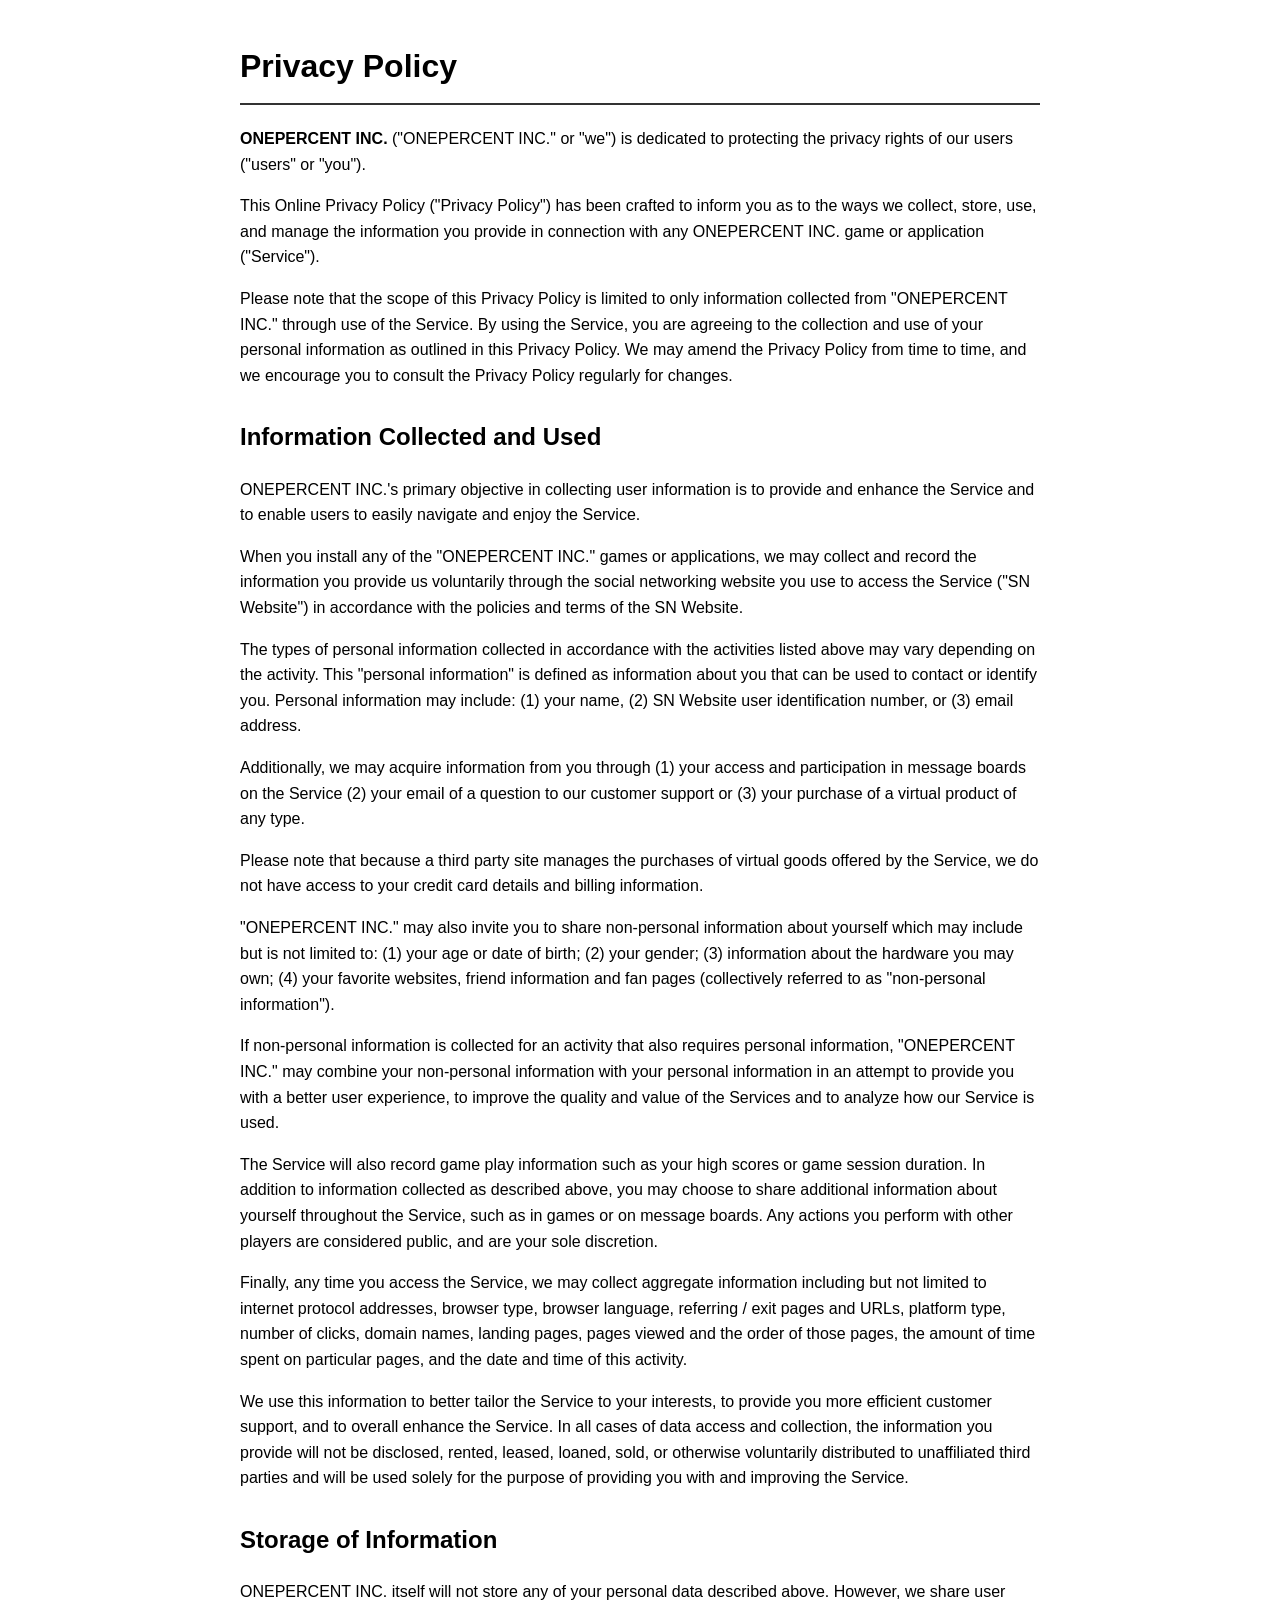
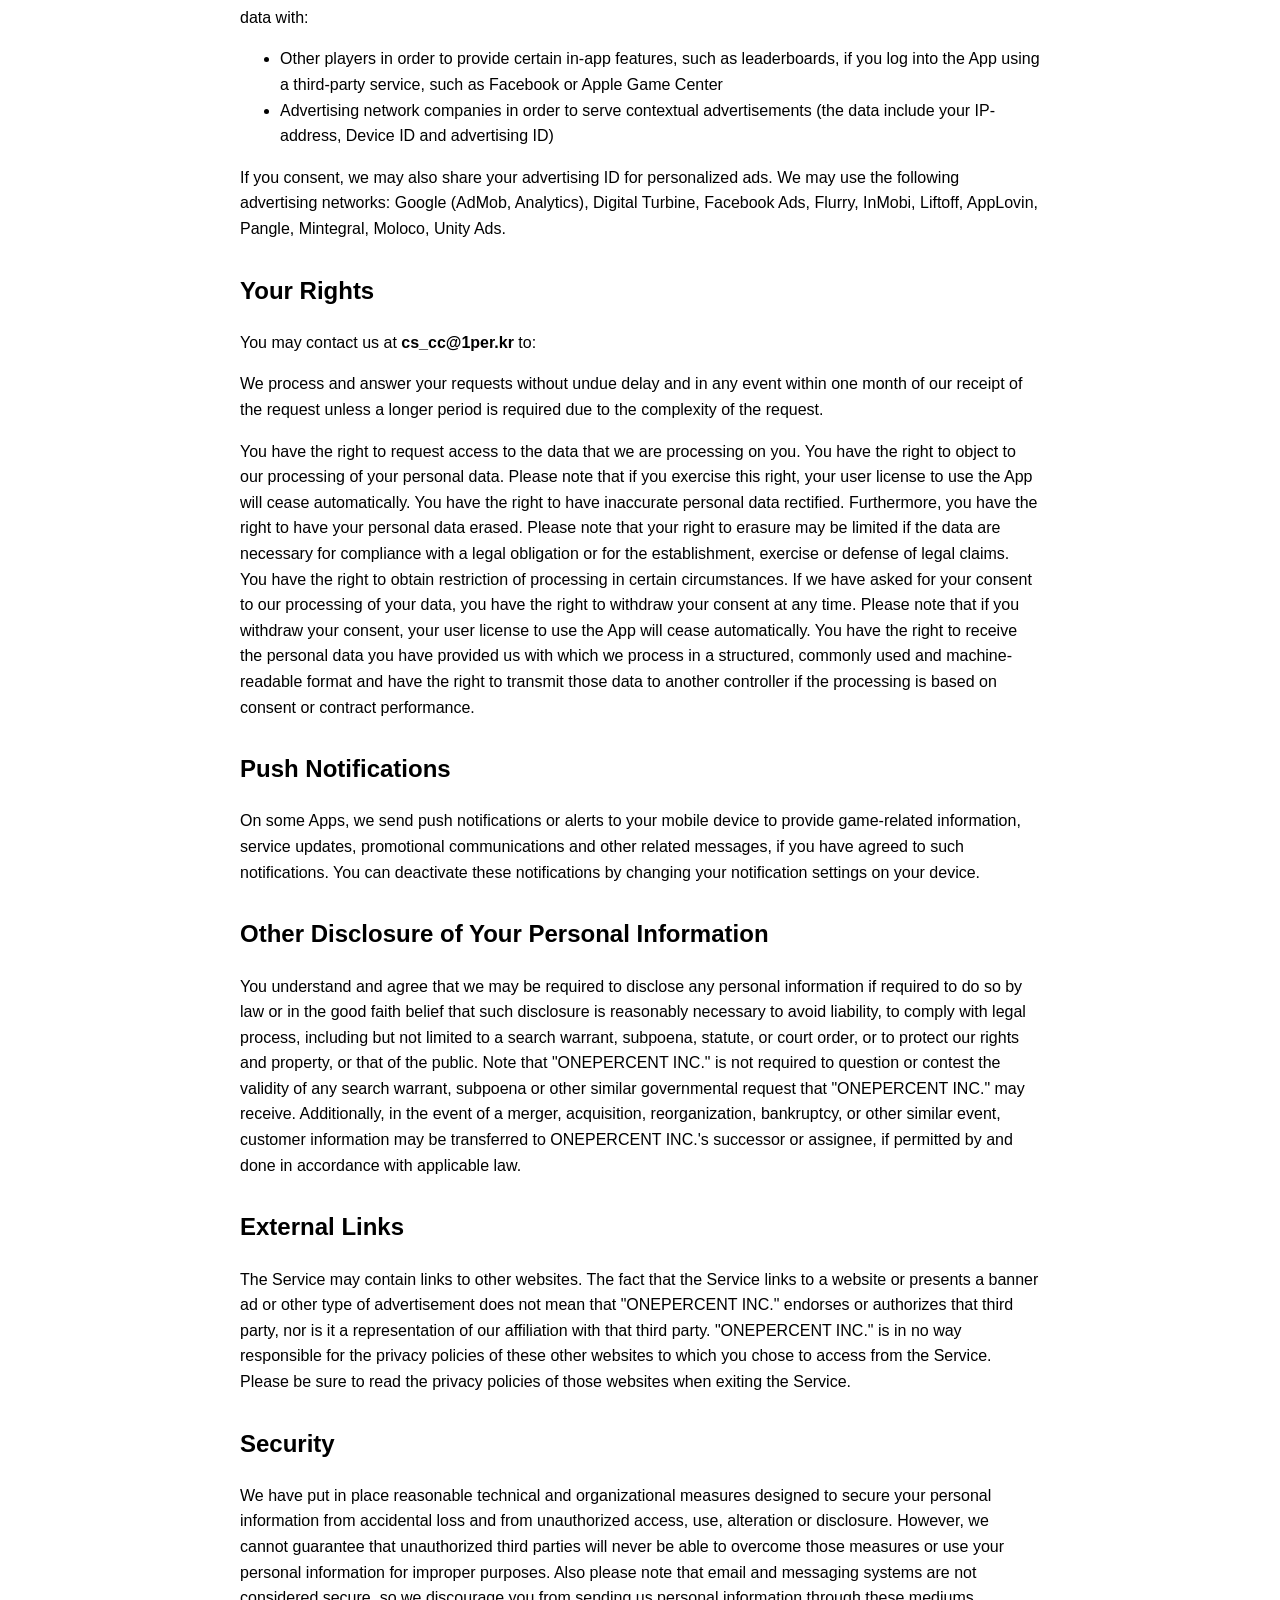
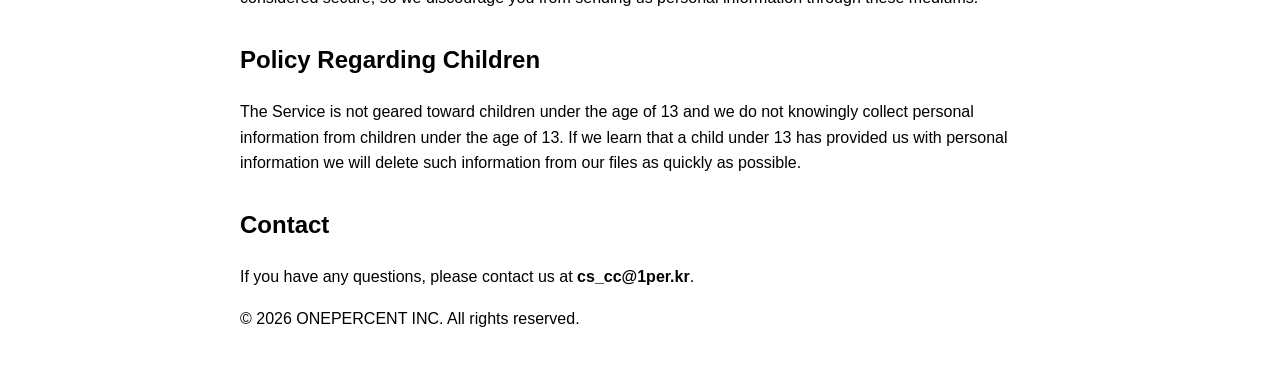
<file: ONEPERCENT_PPTOS_Front_EN.html>
<!DOCTYPE html>
<html lang="en">
<head>
    <meta charset="UTF-8">
    <meta name="viewport" content="width=device-width, initial-scale=1.0">
    <title>Privacy Policy - ONEPERCENT INC.</title>
    <style>
        body { font-family: Arial, sans-serif; line-height: 1.6; padding: 20px; max-width: 800px; margin: auto; }
        h1 { border-bottom: 2px solid #333; padding-bottom: 10px; }
        h2 { margin-top: 30px; }
        p { margin-bottom: 15px; }
    </style>
</head>
<body>

    <h1>Privacy Policy</h1>

    <p><strong>ONEPERCENT INC.</strong> ("ONEPERCENT INC." or "we") is dedicated to protecting the privacy rights of our users ("users" or "you").</p>

    <p>This Online Privacy Policy ("Privacy Policy") has been crafted to inform you as to the ways we collect, store, use, and manage the information you provide in connection with any ONEPERCENT INC. game or application ("Service").</p>

    <p>Please note that the scope of this Privacy Policy is limited to only information collected from "ONEPERCENT INC." through use of the Service. By using the Service, you are agreeing to the collection and use of your personal information as outlined in this Privacy Policy. We may amend the Privacy Policy from time to time, and we encourage you to consult the Privacy Policy regularly for changes.</p>

    <h2>Information Collected and Used</h2>
    <p>ONEPERCENT INC.'s primary objective in collecting user information is to provide and enhance the Service and to enable users to easily navigate and enjoy the Service.</p>
    <p>When you install any of the "ONEPERCENT INC." games or applications, we may collect and record the information you provide us voluntarily through the social networking website you use to access the Service ("SN Website") in accordance with the policies and terms of the SN Website.</p>
    <p>The types of personal information collected in accordance with the activities listed above may vary depending on the activity. This "personal information" is defined as information about you that can be used to contact or identify you. Personal information may include: (1) your name, (2) SN Website user identification number, or (3) email address.</p>
    <p>Additionally, we may acquire information from you through (1) your access and participation in message boards on the Service (2) your email of a question to our customer support or (3) your purchase of a virtual product of any type.</p>
    <p>Please note that because a third party site manages the purchases of virtual goods offered by the Service, we do not have access to your credit card details and billing information.</p>
    <p>"ONEPERCENT INC." may also invite you to share non-personal information about yourself which may include but is not limited to: (1) your age or date of birth; (2) your gender; (3) information about the hardware you may own; (4) your favorite websites, friend information and fan pages (collectively referred to as "non-personal information").</p>
    <p>If non-personal information is collected for an activity that also requires personal information, "ONEPERCENT INC." may combine your non-personal information with your personal information in an attempt to provide you with a better user experience, to improve the quality and value of the Services and to analyze how our Service is used.</p>
    <p>The Service will also record game play information such as your high scores or game session duration. In addition to information collected as described above, you may choose to share additional information about yourself throughout the Service, such as in games or on message boards. Any actions you perform with other players are considered public, and are your sole discretion.</p>
    <p>Finally, any time you access the Service, we may collect aggregate information including but not limited to internet protocol addresses, browser type, browser language, referring / exit pages and URLs, platform type, number of clicks, domain names, landing pages, pages viewed and the order of those pages, the amount of time spent on particular pages, and the date and time of this activity.</p>
    <p>We use this information to better tailor the Service to your interests, to provide you more efficient customer support, and to overall enhance the Service. In all cases of data access and collection, the information you provide will not be disclosed, rented, leased, loaned, sold, or otherwise voluntarily distributed to unaffiliated third parties and will be used solely for the purpose of providing you with and improving the Service.</p>

    <h2>Storage of Information</h2>
    <p>ONEPERCENT INC. itself will not store any of your personal data described above. However, we share user data with:</p>
    <ul>
        <li>Other players in order to provide certain in-app features, such as leaderboards, if you log into the App using a third-party service, such as Facebook or Apple Game Center</li>
        <li>Advertising network companies in order to serve contextual advertisements (the data include your IP-address, Device ID and advertising ID)</li>
    </ul>
    <p>If you consent, we may also share your advertising ID for personalized ads. We may use the following advertising networks: Google (AdMob, Analytics), Digital Turbine, Facebook Ads, Flurry, InMobi, Liftoff, AppLovin, Pangle, Mintegral, Moloco, Unity Ads.</p>

    <h2>Your Rights</h2>
    <p>You may contact us at <strong>cs_cc@1per.kr</strong> to:</p>
    <p>We process and answer your requests without undue delay and in any event within one month of our receipt of the request unless a longer period is required due to the complexity of the request.</p>
    <p>You have the right to request access to the data that we are processing on you. You have the right to object to our processing of your personal data. Please note that if you exercise this right, your user license to use the App will cease automatically. You have the right to have inaccurate personal data rectified. Furthermore, you have the right to have your personal data erased. Please note that your right to erasure may be limited if the data are necessary for compliance with a legal obligation or for the establishment, exercise or defense of legal claims. You have the right to obtain restriction of processing in certain circumstances. If we have asked for your consent to our processing of your data, you have the right to withdraw your consent at any time. Please note that if you withdraw your consent, your user license to use the App will cease automatically. You have the right to receive the personal data you have provided us with which we process in a structured, commonly used and machine-readable format and have the right to transmit those data to another controller if the processing is based on consent or contract performance.</p>

    <h2>Push Notifications</h2>
    <p>On some Apps, we send push notifications or alerts to your mobile device to provide game-related information, service updates, promotional communications and other related messages, if you have agreed to such notifications. You can deactivate these notifications by changing your notification settings on your device.</p>

    <h2>Other Disclosure of Your Personal Information</h2>
    <p>You understand and agree that we may be required to disclose any personal information if required to do so by law or in the good faith belief that such disclosure is reasonably necessary to avoid liability, to comply with legal process, including but not limited to a search warrant, subpoena, statute, or court order, or to protect our rights and property, or that of the public. Note that "ONEPERCENT INC." is not required to question or contest the validity of any search warrant, subpoena or other similar governmental request that "ONEPERCENT INC." may receive. Additionally, in the event of a merger, acquisition, reorganization, bankruptcy, or other similar event, customer information may be transferred to ONEPERCENT INC.'s successor or assignee, if permitted by and done in accordance with applicable law.</p>

    <h2>External Links</h2>
    <p>The Service may contain links to other websites. The fact that the Service links to a website or presents a banner ad or other type of advertisement does not mean that "ONEPERCENT INC." endorses or authorizes that third party, nor is it a representation of our affiliation with that third party. "ONEPERCENT INC." is in no way responsible for the privacy policies of these other websites to which you chose to access from the Service. Please be sure to read the privacy policies of those websites when exiting the Service.</p>

    <h2>Security</h2>
    <p>We have put in place reasonable technical and organizational measures designed to secure your personal information from accidental loss and from unauthorized access, use, alteration or disclosure. However, we cannot guarantee that unauthorized third parties will never be able to overcome those measures or use your personal information for improper purposes. Also please note that email and messaging systems are not considered secure, so we discourage you from sending us personal information through these mediums.</p>

    <h2>Policy Regarding Children</h2>
    <p>The Service is not geared toward children under the age of 13 and we do not knowingly collect personal information from children under the age of 13. If we learn that a child under 13 has provided us with personal information we will delete such information from our files as quickly as possible.</p>

    <h2>Contact</h2>
    <p>If you have any questions, please contact us at <strong>cs_cc@1per.kr</strong>.</p>

    <p>© 2026 ONEPERCENT INC. All rights reserved.</p>

</body>
</html>
</file>
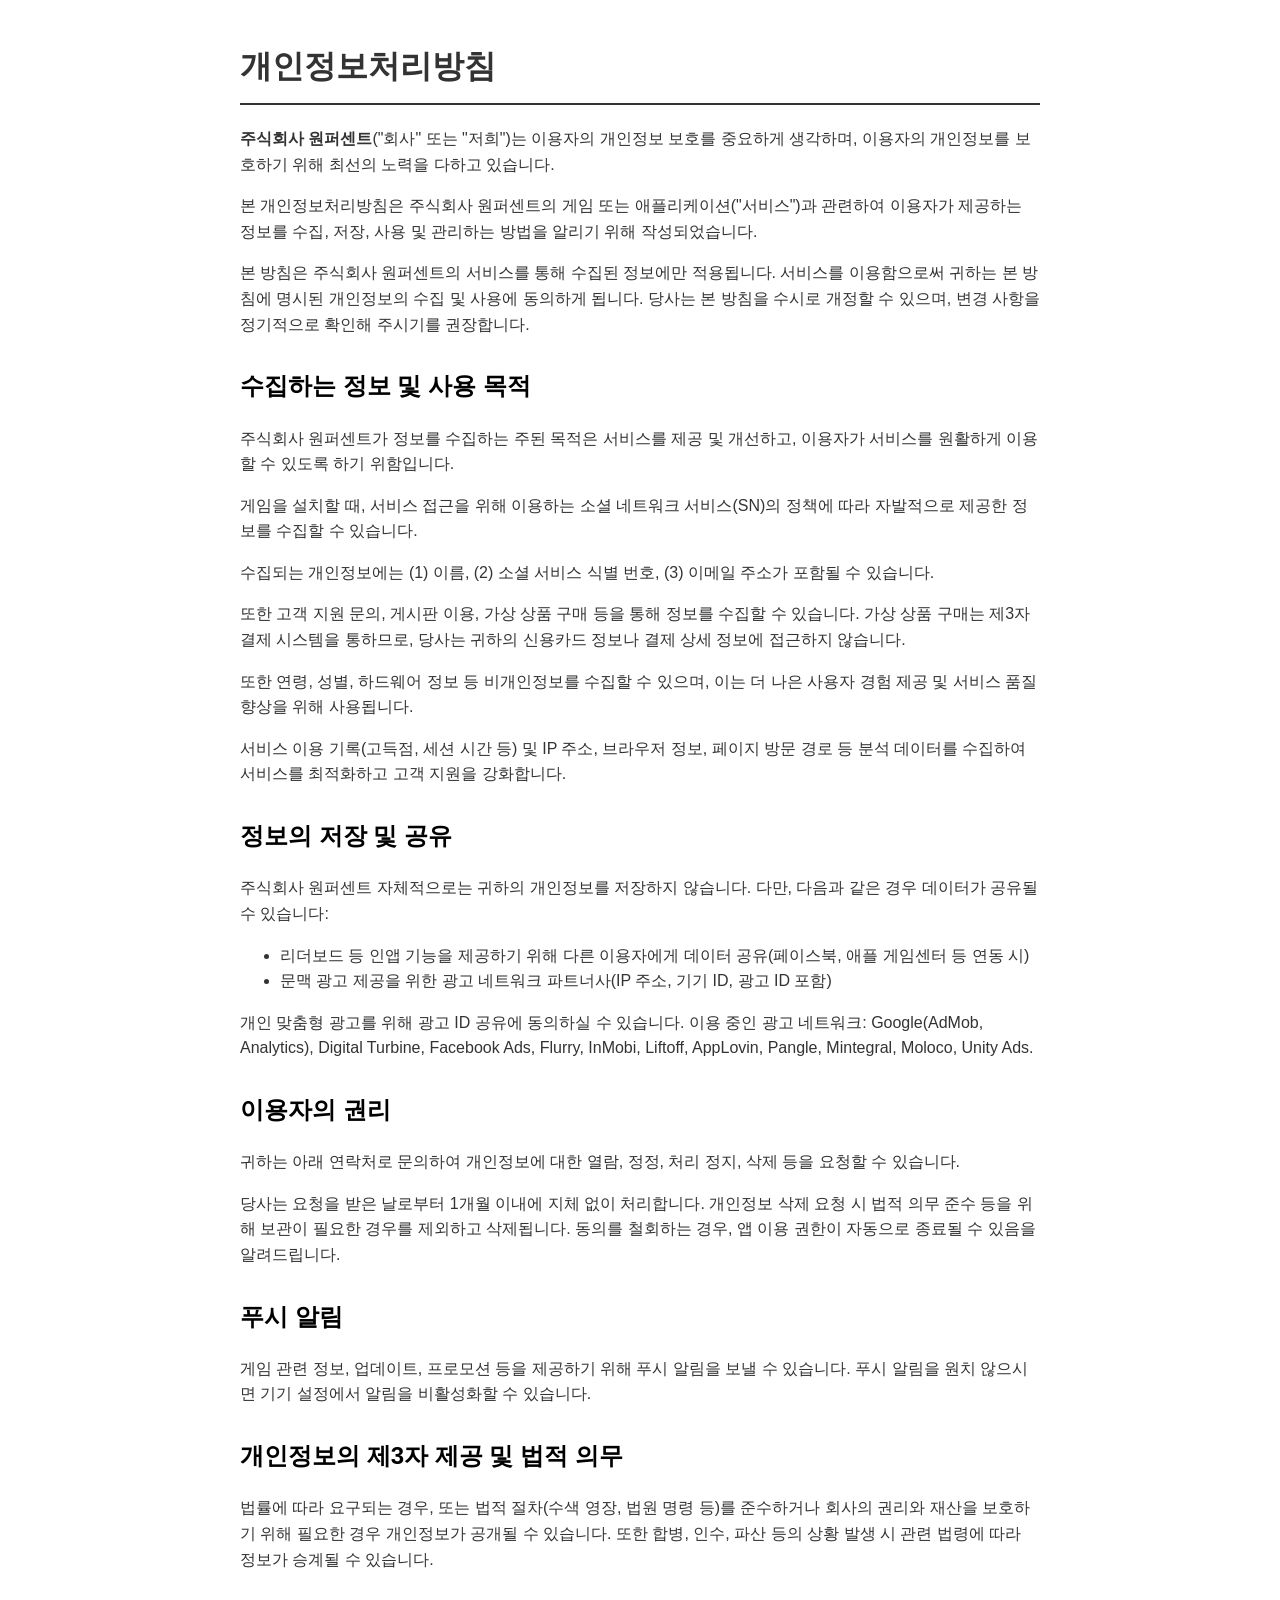
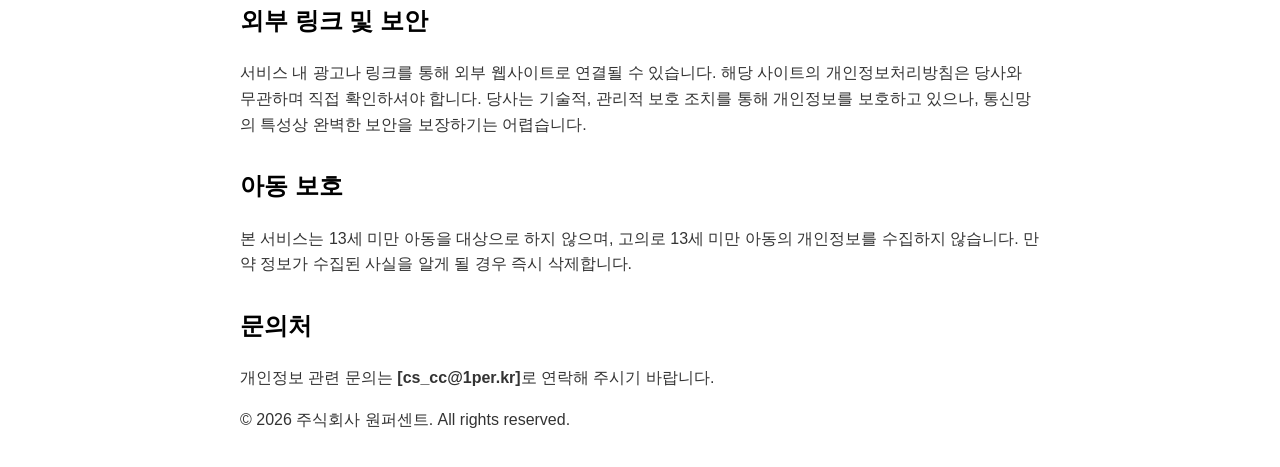
<file: ONEPERCENT_PPTOS_Front_KR.html>
<!DOCTYPE html>
<html lang="ko">
<head>
    <meta charset="UTF-8">
    <meta name="viewport" content="width=device-width, initial-scale=1.0">
    <title>개인정보처리방침 - 주식회사 원퍼센트</title>
    <style>
        body { font-family: 'Malgun Gothic', sans-serif; line-height: 1.6; padding: 20px; max-width: 800px; margin: auto; color: #333; }
        h1 { border-bottom: 2px solid #333; padding-bottom: 10px; }
        h2 { margin-top: 30px; color: #000; }
        p { margin-bottom: 15px; }
        ul { margin-bottom: 15px; }
    </style>
</head>
<body>

    <h1>개인정보처리방침</h1>

    <p><strong>주식회사 원퍼센트</strong>("회사" 또는 "저희")는 이용자의 개인정보 보호를 중요하게 생각하며, 이용자의 개인정보를 보호하기 위해 최선의 노력을 다하고 있습니다.</p>

    <p>본 개인정보처리방침은 주식회사 원퍼센트의 게임 또는 애플리케이션("서비스")과 관련하여 이용자가 제공하는 정보를 수집, 저장, 사용 및 관리하는 방법을 알리기 위해 작성되었습니다.</p>

    <p>본 방침은 주식회사 원퍼센트의 서비스를 통해 수집된 정보에만 적용됩니다. 서비스를 이용함으로써 귀하는 본 방침에 명시된 개인정보의 수집 및 사용에 동의하게 됩니다. 당사는 본 방침을 수시로 개정할 수 있으며, 변경 사항을 정기적으로 확인해 주시기를 권장합니다.</p>

    <h2>수집하는 정보 및 사용 목적</h2>
    <p>주식회사 원퍼센트가 정보를 수집하는 주된 목적은 서비스를 제공 및 개선하고, 이용자가 서비스를 원활하게 이용할 수 있도록 하기 위함입니다.</p>
    <p>게임을 설치할 때, 서비스 접근을 위해 이용하는 소셜 네트워크 서비스(SN)의 정책에 따라 자발적으로 제공한 정보를 수집할 수 있습니다.</p>
    <p>수집되는 개인정보에는 (1) 이름, (2) 소셜 서비스 식별 번호, (3) 이메일 주소가 포함될 수 있습니다.</p>
    <p>또한 고객 지원 문의, 게시판 이용, 가상 상품 구매 등을 통해 정보를 수집할 수 있습니다. 가상 상품 구매는 제3자 결제 시스템을 통하므로, 당사는 귀하의 신용카드 정보나 결제 상세 정보에 접근하지 않습니다.</p>
    <p>또한 연령, 성별, 하드웨어 정보 등 비개인정보를 수집할 수 있으며, 이는 더 나은 사용자 경험 제공 및 서비스 품질 향상을 위해 사용됩니다.</p>
    <p>서비스 이용 기록(고득점, 세션 시간 등) 및 IP 주소, 브라우저 정보, 페이지 방문 경로 등 분석 데이터를 수집하여 서비스를 최적화하고 고객 지원을 강화합니다.</p>

    <h2>정보의 저장 및 공유</h2>
    <p>주식회사 원퍼센트 자체적으로는 귀하의 개인정보를 저장하지 않습니다. 다만, 다음과 같은 경우 데이터가 공유될 수 있습니다:</p>
    <ul>
        <li>리더보드 등 인앱 기능을 제공하기 위해 다른 이용자에게 데이터 공유(페이스북, 애플 게임센터 등 연동 시)</li>
        <li>문맥 광고 제공을 위한 광고 네트워크 파트너사(IP 주소, 기기 ID, 광고 ID 포함)</li>
    </ul>
    <p>개인 맞춤형 광고를 위해 광고 ID 공유에 동의하실 수 있습니다. 이용 중인 광고 네트워크: Google(AdMob, Analytics), Digital Turbine, Facebook Ads, Flurry, InMobi, Liftoff, AppLovin, Pangle, Mintegral, Moloco, Unity Ads.</p>

    <h2>이용자의 권리</h2>
    <p>귀하는 아래 연락처로 문의하여 개인정보에 대한 열람, 정정, 처리 정지, 삭제 등을 요청할 수 있습니다.</p>
    <p>당사는 요청을 받은 날로부터 1개월 이내에 지체 없이 처리합니다. 개인정보 삭제 요청 시 법적 의무 준수 등을 위해 보관이 필요한 경우를 제외하고 삭제됩니다. 동의를 철회하는 경우, 앱 이용 권한이 자동으로 종료될 수 있음을 알려드립니다.</p>

    <h2>푸시 알림</h2>
    <p>게임 관련 정보, 업데이트, 프로모션 등을 제공하기 위해 푸시 알림을 보낼 수 있습니다. 푸시 알림을 원치 않으시면 기기 설정에서 알림을 비활성화할 수 있습니다.</p>

    <h2>개인정보의 제3자 제공 및 법적 의무</h2>
    <p>법률에 따라 요구되는 경우, 또는 법적 절차(수색 영장, 법원 명령 등)를 준수하거나 회사의 권리와 재산을 보호하기 위해 필요한 경우 개인정보가 공개될 수 있습니다. 또한 합병, 인수, 파산 등의 상황 발생 시 관련 법령에 따라 정보가 승계될 수 있습니다.</p>

    <h2>외부 링크 및 보안</h2>
    <p>서비스 내 광고나 링크를 통해 외부 웹사이트로 연결될 수 있습니다. 해당 사이트의 개인정보처리방침은 당사와 무관하며 직접 확인하셔야 합니다. 당사는 기술적, 관리적 보호 조치를 통해 개인정보를 보호하고 있으나, 통신망의 특성상 완벽한 보안을 보장하기는 어렵습니다.</p>

    <h2>아동 보호</h2>
    <p>본 서비스는 13세 미만 아동을 대상으로 하지 않으며, 고의로 13세 미만 아동의 개인정보를 수집하지 않습니다. 만약 정보가 수집된 사실을 알게 될 경우 즉시 삭제합니다.</p>

    <h2>문의처</h2>
    <p>개인정보 관련 문의는 <strong>[cs_cc@1per.kr]</strong>로 연락해 주시기 바랍니다.</p>

    <p>© 2026 주식회사 원퍼센트. All rights reserved.</p>

</body>
</html>
</file>
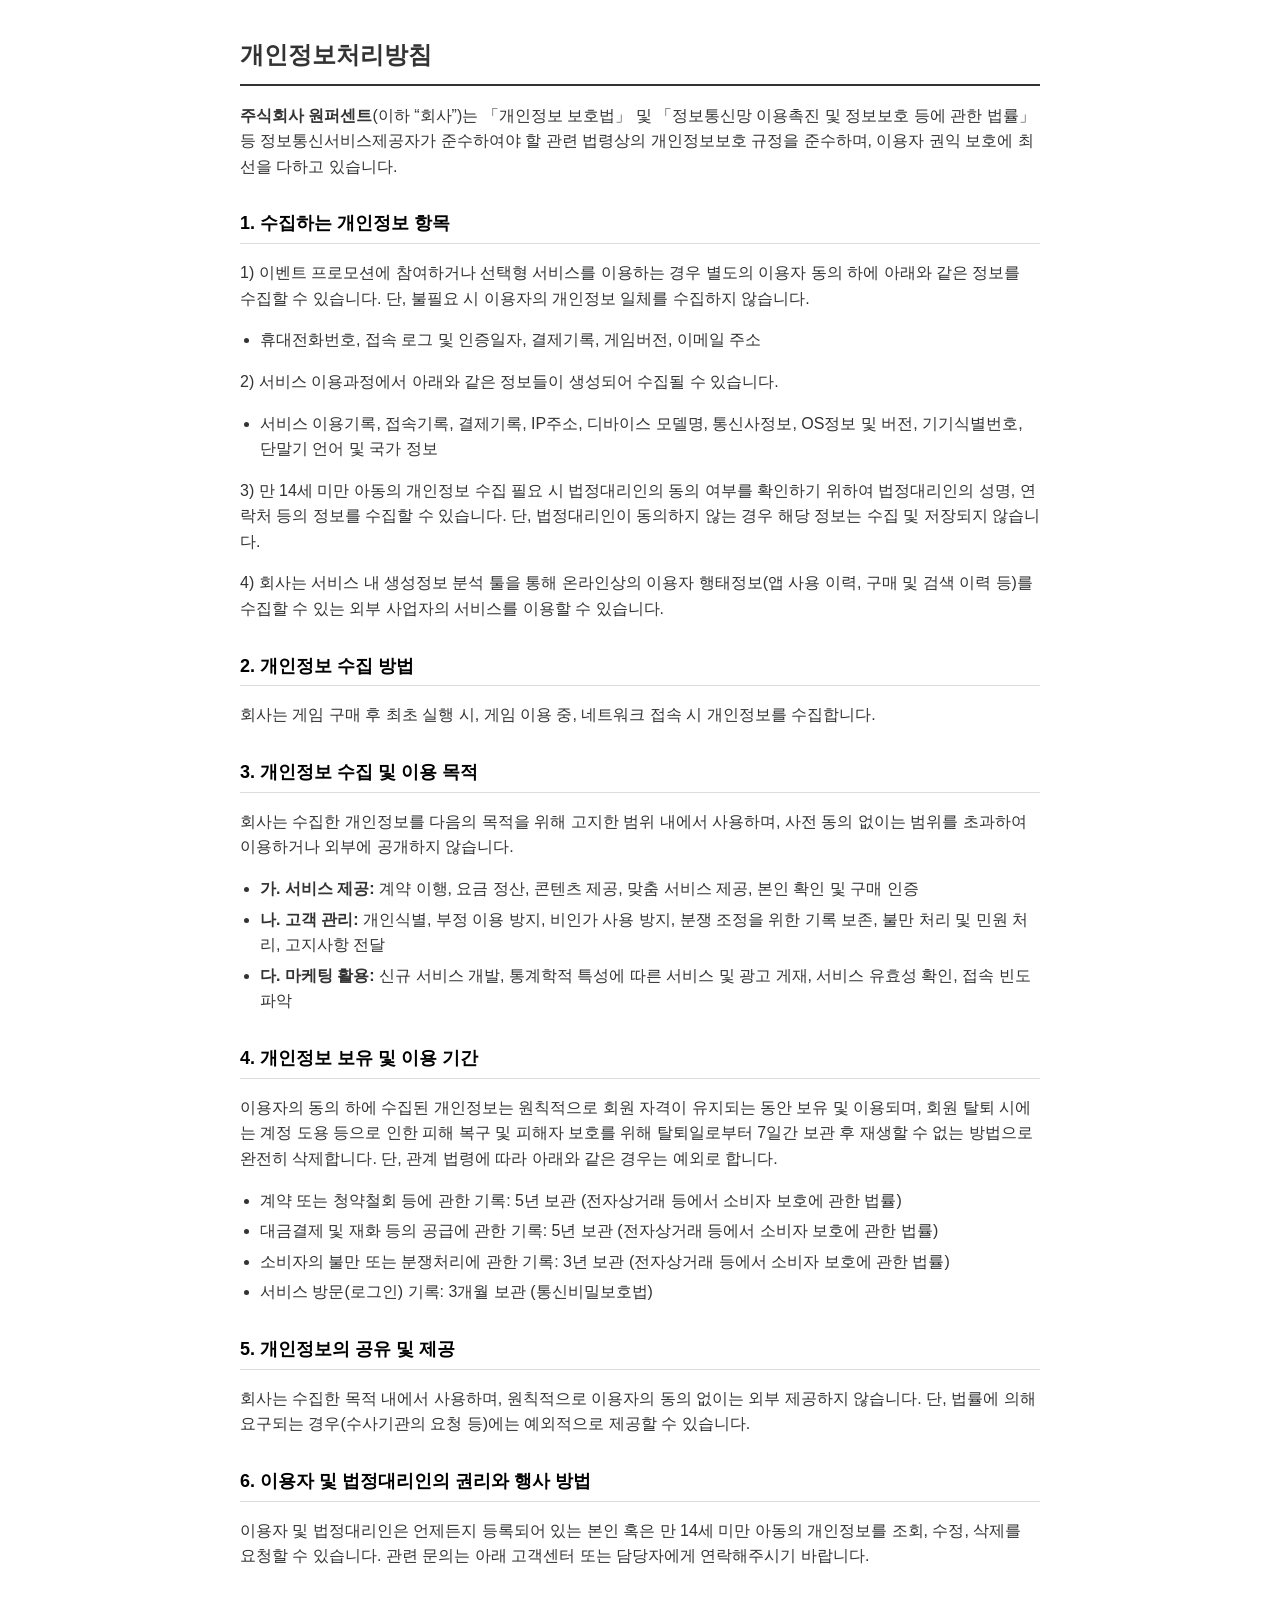
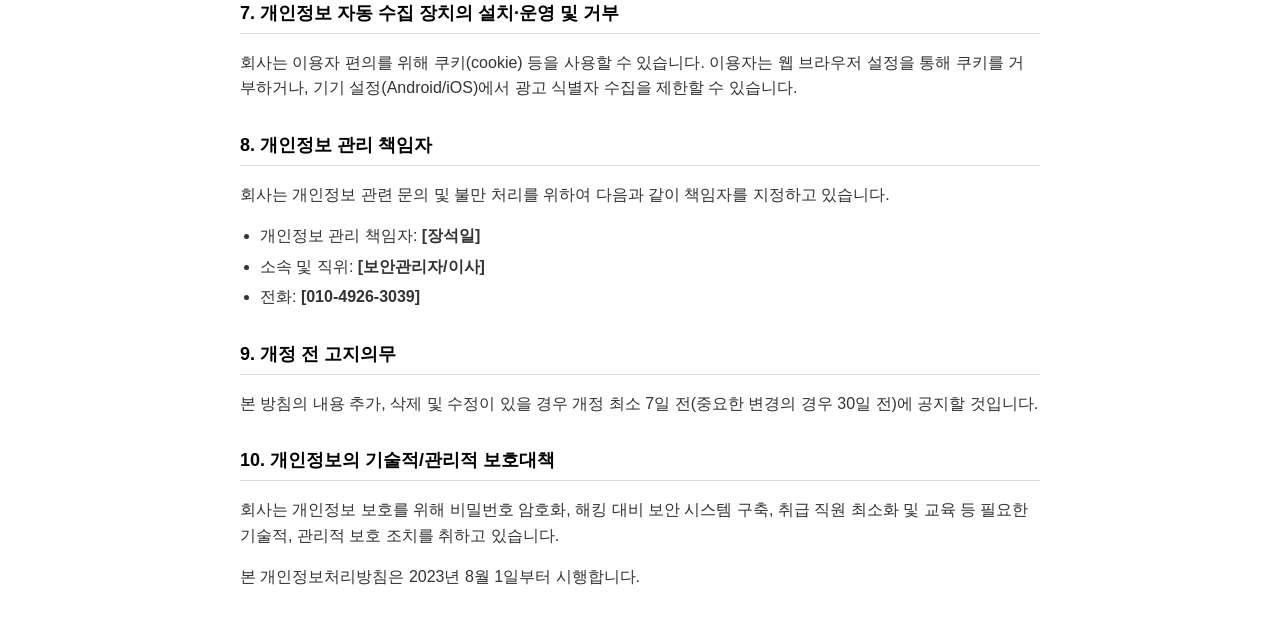
<file: PPnTOS/ONEPERCENT_PP_KR.html>
<!DOCTYPE html>
<html lang="ko">
<head>
    <meta charset="UTF-8">
    <meta name="viewport" content="width=device-width, initial-scale=1.0">
    <title>개인정보처리방침 - 주식회사 원퍼센트</title>
    <style>
        body { font-family: 'Malgun Gothic', 'Dotum', sans-serif; line-height: 1.6; padding: 20px; max-width: 800px; margin: auto; color: #333; }
        h1 { border-bottom: 2px solid #333; padding-bottom: 10px; font-size: 24px; }
        h2 { margin-top: 30px; color: #000; font-size: 18px; border-bottom: 1px solid #ddd; padding-bottom: 5px; }
        p { margin-bottom: 15px; }
        ul { margin-bottom: 15px; padding-left: 20px; }
        li { margin-bottom: 5px; }
    </style>
</head>
<body>

    <h1>개인정보처리방침</h1>

    <p><strong>주식회사 원퍼센트</strong>(이하 “회사”)는 「개인정보 보호법」 및 「정보통신망 이용촉진 및 정보보호 등에 관한 법률」 등 정보통신서비스제공자가 준수하여야 할 관련 법령상의 개인정보보호 규정을 준수하며, 이용자 권익 보호에 최선을 다하고 있습니다.</p>

    <h2>1. 수집하는 개인정보 항목</h2>
    <p>1) 이벤트 프로모션에 참여하거나 선택형 서비스를 이용하는 경우 별도의 이용자 동의 하에 아래와 같은 정보를 수집할 수 있습니다. 단, 불필요 시 이용자의 개인정보 일체를 수집하지 않습니다.</p>
    <ul>
        <li>휴대전화번호, 접속 로그 및 인증일자, 결제기록, 게임버전, 이메일 주소</li>
    </ul>
    <p>2) 서비스 이용과정에서 아래와 같은 정보들이 생성되어 수집될 수 있습니다.</p>
    <ul>
        <li>서비스 이용기록, 접속기록, 결제기록, IP주소, 디바이스 모델명, 통신사정보, OS정보 및 버전, 기기식별번호, 단말기 언어 및 국가 정보</li>
    </ul>
    <p>3) 만 14세 미만 아동의 개인정보 수집 필요 시 법정대리인의 동의 여부를 확인하기 위하여 법정대리인의 성명, 연락처 등의 정보를 수집할 수 있습니다. 단, 법정대리인이 동의하지 않는 경우 해당 정보는 수집 및 저장되지 않습니다.</p>
    <p>4) 회사는 서비스 내 생성정보 분석 툴을 통해 온라인상의 이용자 행태정보(앱 사용 이력, 구매 및 검색 이력 등)를 수집할 수 있는 외부 사업자의 서비스를 이용할 수 있습니다.</p>

    <h2>2. 개인정보 수집 방법</h2>
    <p>회사는 게임 구매 후 최초 실행 시, 게임 이용 중, 네트워크 접속 시 개인정보를 수집합니다.</p>

    <h2>3. 개인정보 수집 및 이용 목적</h2>
    <p>회사는 수집한 개인정보를 다음의 목적을 위해 고지한 범위 내에서 사용하며, 사전 동의 없이는 범위를 초과하여 이용하거나 외부에 공개하지 않습니다.</p>
    <ul>
        <li><strong>가. 서비스 제공:</strong> 계약 이행, 요금 정산, 콘텐츠 제공, 맞춤 서비스 제공, 본인 확인 및 구매 인증</li>
        <li><strong>나. 고객 관리:</strong> 개인식별, 부정 이용 방지, 비인가 사용 방지, 분쟁 조정을 위한 기록 보존, 불만 처리 및 민원 처리, 고지사항 전달</li>
        <li><strong>다. 마케팅 활용:</strong> 신규 서비스 개발, 통계학적 특성에 따른 서비스 및 광고 게재, 서비스 유효성 확인, 접속 빈도 파악</li>
    </ul>

    <h2>4. 개인정보 보유 및 이용 기간</h2>
    <p>이용자의 동의 하에 수집된 개인정보는 원칙적으로 회원 자격이 유지되는 동안 보유 및 이용되며, 회원 탈퇴 시에는 계정 도용 등으로 인한 피해 복구 및 피해자 보호를 위해 탈퇴일로부터 7일간 보관 후 재생할 수 없는 방법으로 완전히 삭제합니다. 단, 관계 법령에 따라 아래와 같은 경우는 예외로 합니다.</p>
    <ul>
        <li>계약 또는 청약철회 등에 관한 기록: 5년 보관 (전자상거래 등에서 소비자 보호에 관한 법률)</li>
        <li>대금결제 및 재화 등의 공급에 관한 기록: 5년 보관 (전자상거래 등에서 소비자 보호에 관한 법률)</li>
        <li>소비자의 불만 또는 분쟁처리에 관한 기록: 3년 보관 (전자상거래 등에서 소비자 보호에 관한 법률)</li>
        <li>서비스 방문(로그인) 기록: 3개월 보관 (통신비밀보호법)</li>
    </ul>

    <h2>5. 개인정보의 공유 및 제공</h2>
    <p>회사는 수집한 목적 내에서 사용하며, 원칙적으로 이용자의 동의 없이는 외부 제공하지 않습니다. 단, 법률에 의해 요구되는 경우(수사기관의 요청 등)에는 예외적으로 제공할 수 있습니다.</p>

    <h2>6. 이용자 및 법정대리인의 권리와 행사 방법</h2>
    <p>이용자 및 법정대리인은 언제든지 등록되어 있는 본인 혹은 만 14세 미만 아동의 개인정보를 조회, 수정, 삭제를 요청할 수 있습니다. 관련 문의는 아래 고객센터 또는 담당자에게 연락해주시기 바랍니다.</p>

    <h2>7. 개인정보 자동 수집 장치의 설치·운영 및 거부</h2>
    <p>회사는 이용자 편의를 위해 쿠키(cookie) 등을 사용할 수 있습니다. 이용자는 웹 브라우저 설정을 통해 쿠키를 거부하거나, 기기 설정(Android/iOS)에서 광고 식별자 수집을 제한할 수 있습니다.</p>

    <h2>8. 개인정보 관리 책임자</h2>
    <p>회사는 개인정보 관련 문의 및 불만 처리를 위하여 다음과 같이 책임자를 지정하고 있습니다.</p>
    <ul>
        <li>개인정보 관리 책임자: <strong>[장석일]</strong></li>
        <li>소속 및 직위: <strong>[보안관리자/이사]</strong></li>
        <li>전화: <strong>[010-4926-3039]</strong></li>
    </ul>

    <h2>9. 개정 전 고지의무</h2>
    <p>본 방침의 내용 추가, 삭제 및 수정이 있을 경우 개정 최소 7일 전(중요한 변경의 경우 30일 전)에 공지할 것입니다.</p>

    <h2>10. 개인정보의 기술적/관리적 보호대책</h2>
    <p>회사는 개인정보 보호를 위해 비밀번호 암호화, 해킹 대비 보안 시스템 구축, 취급 직원 최소화 및 교육 등 필요한 기술적, 관리적 보호 조치를 취하고 있습니다.</p>

    <p>본 개인정보처리방침은 2023년 8월 1일부터 시행합니다.</p>

</body>
</html>
</file>
